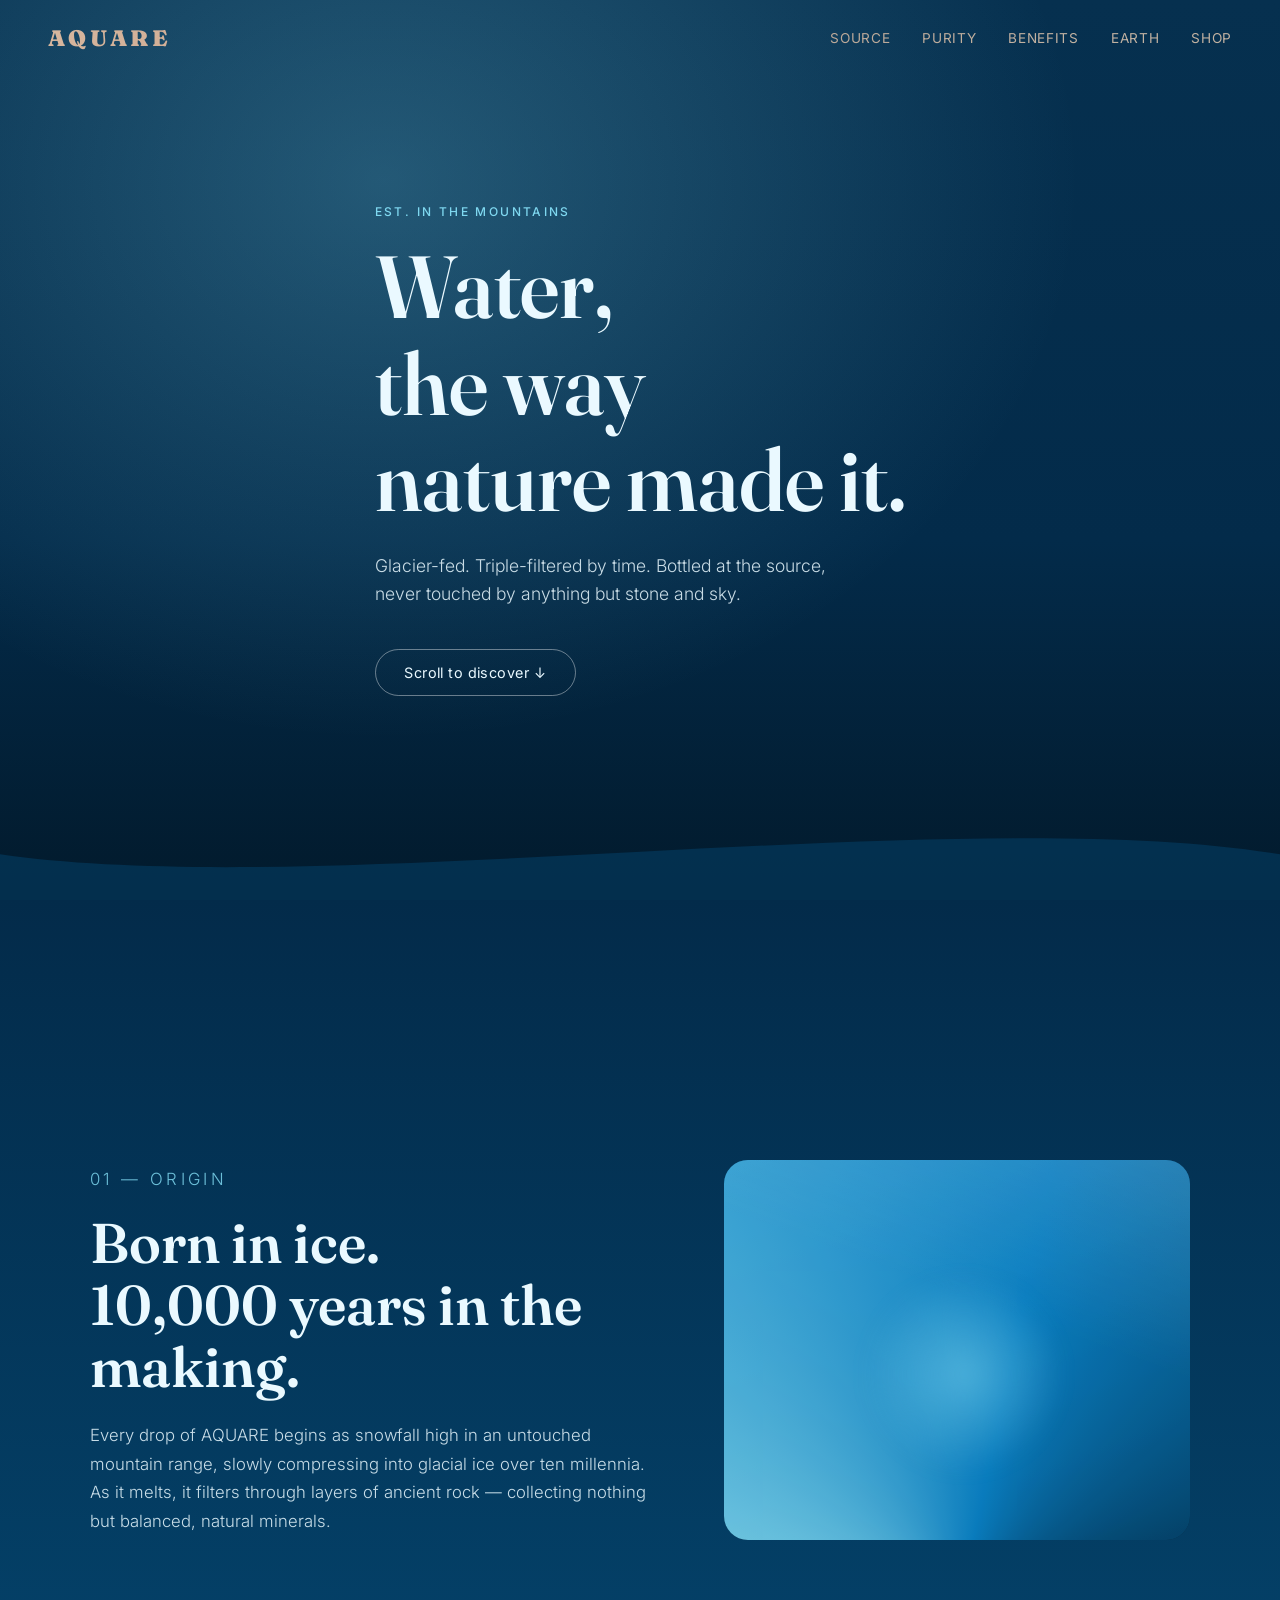
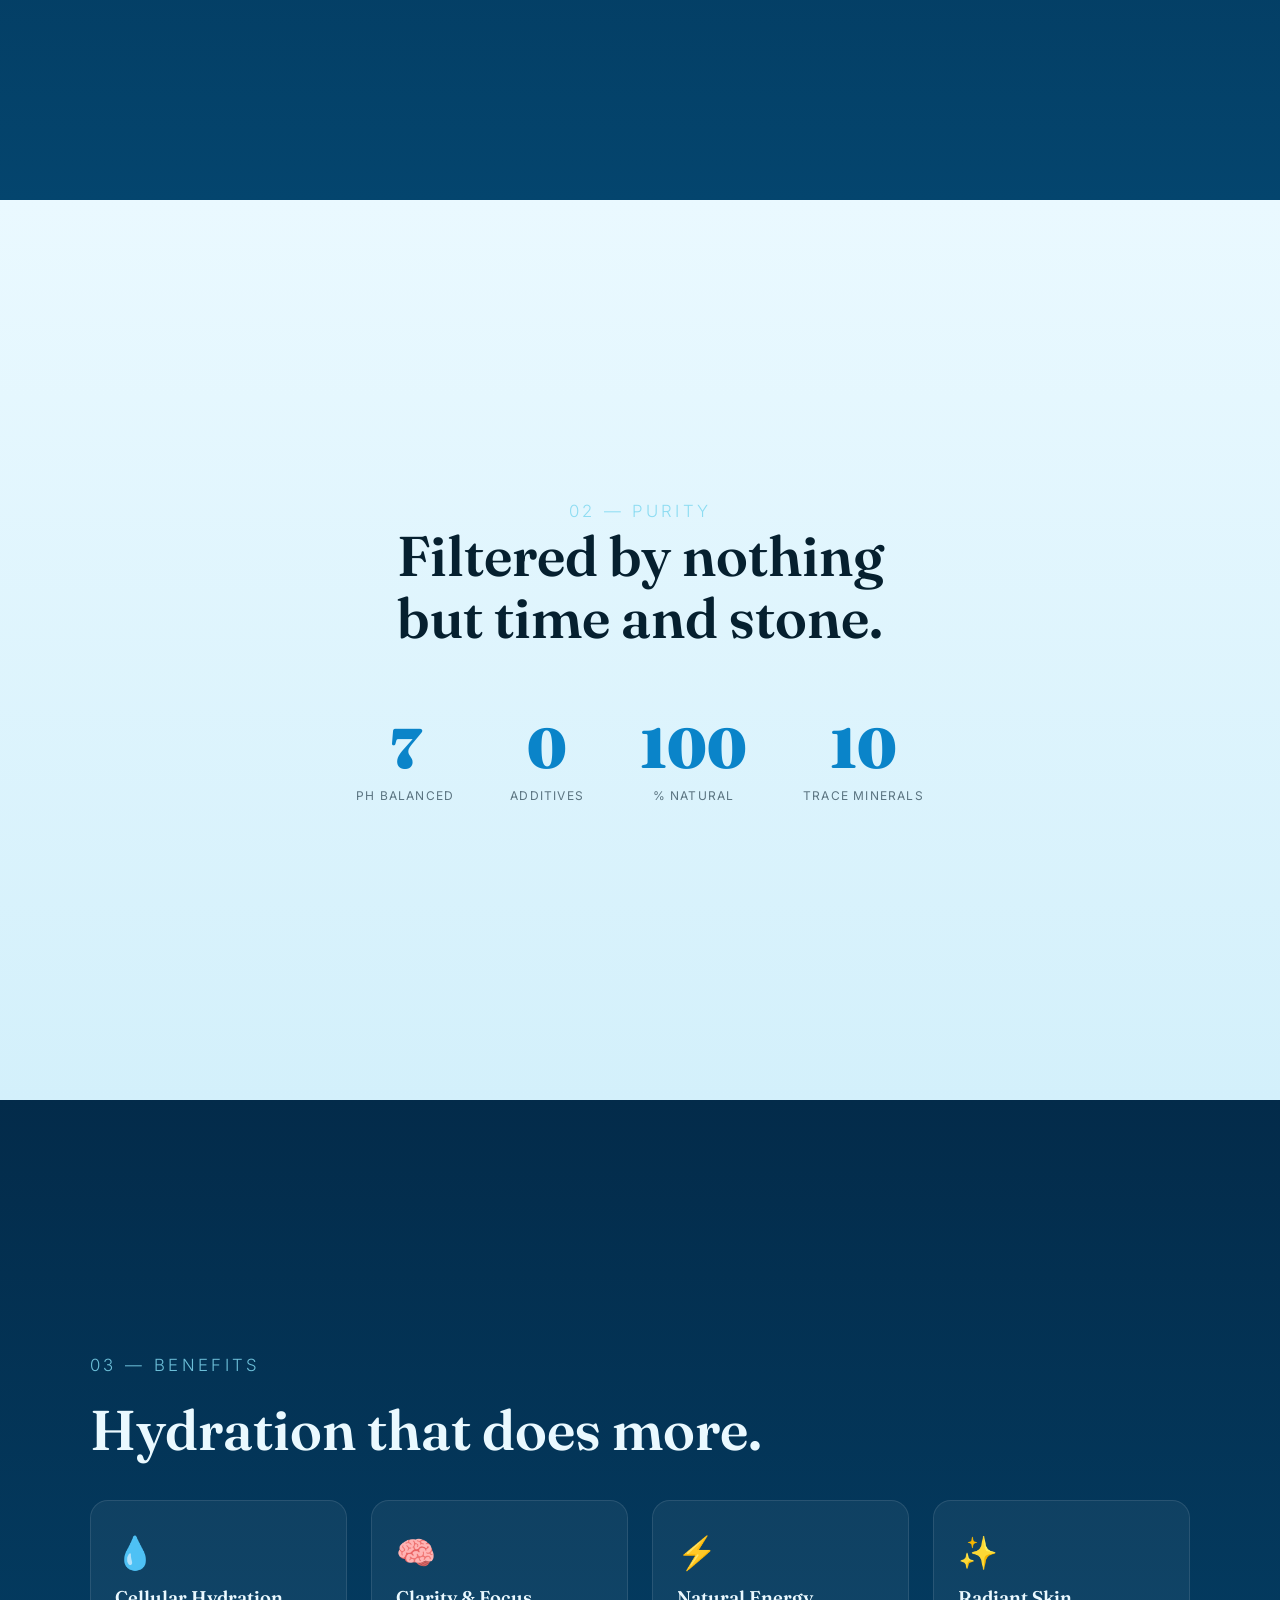
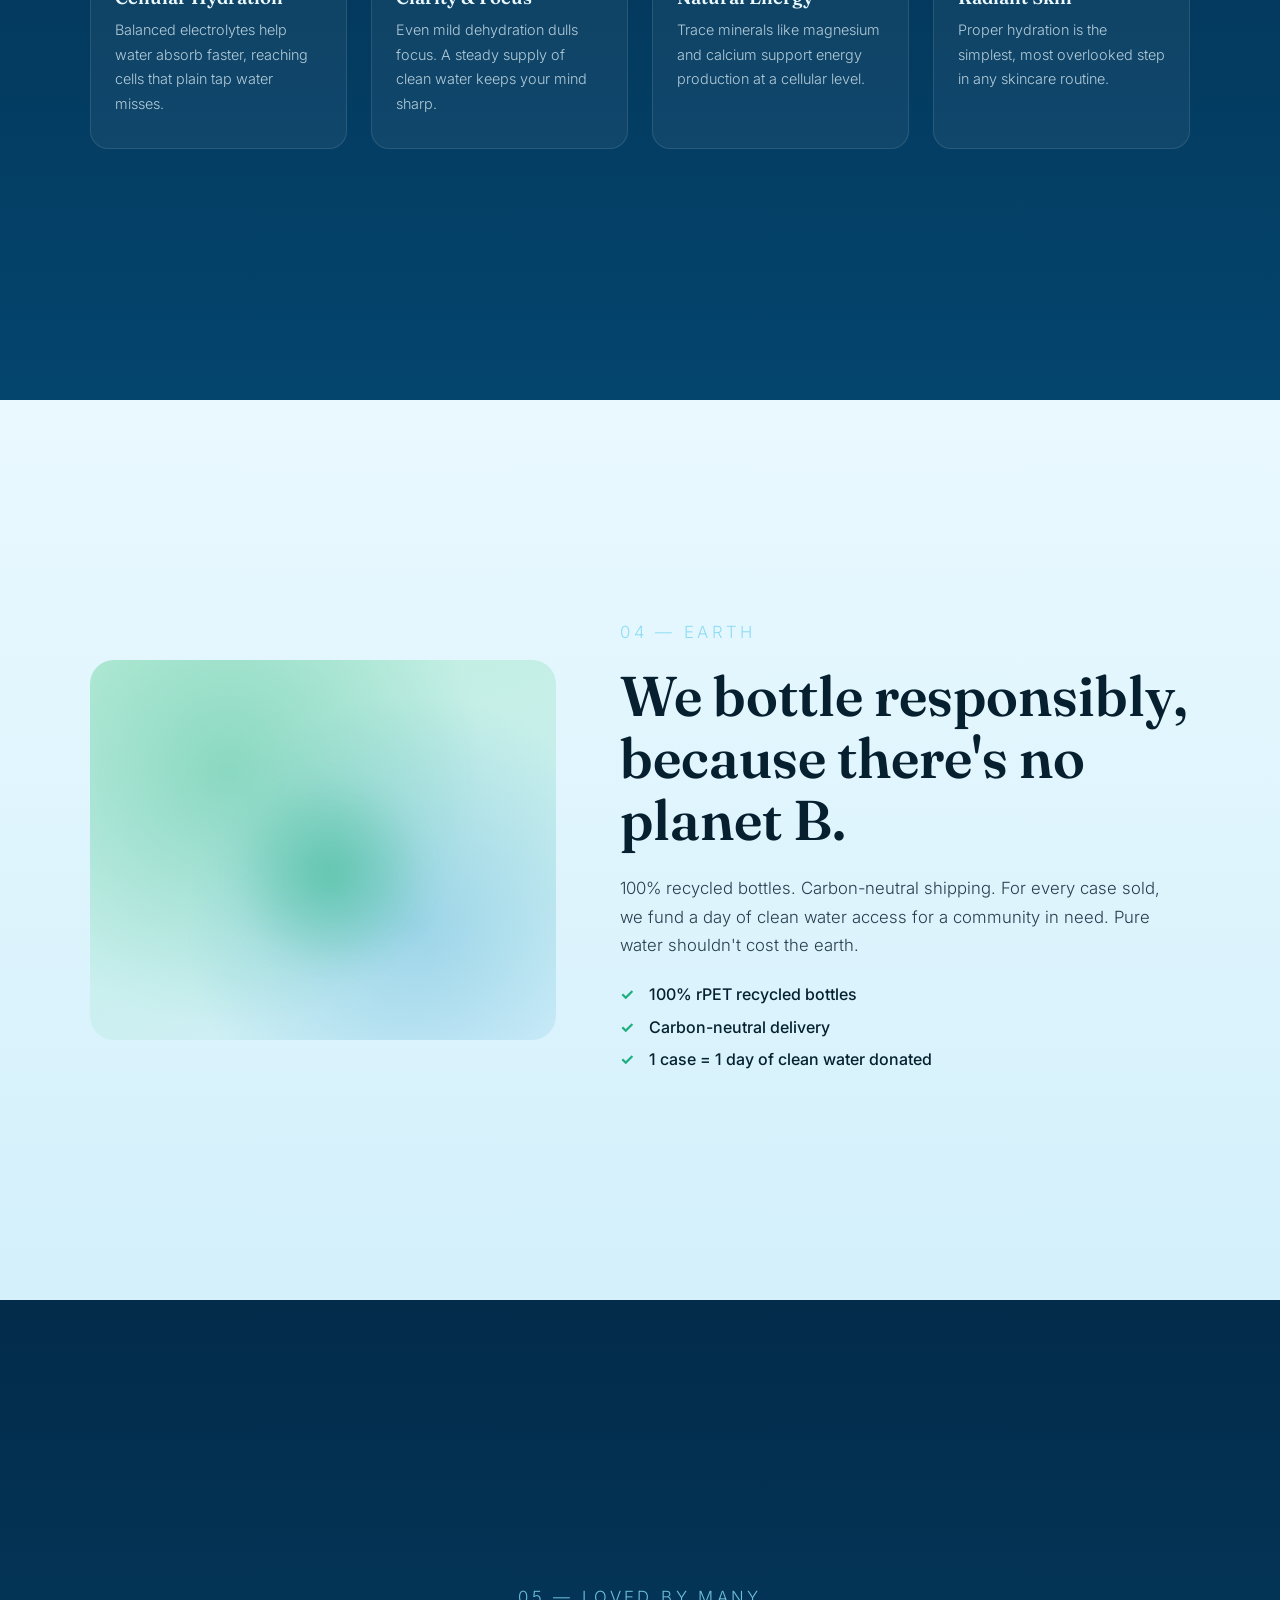
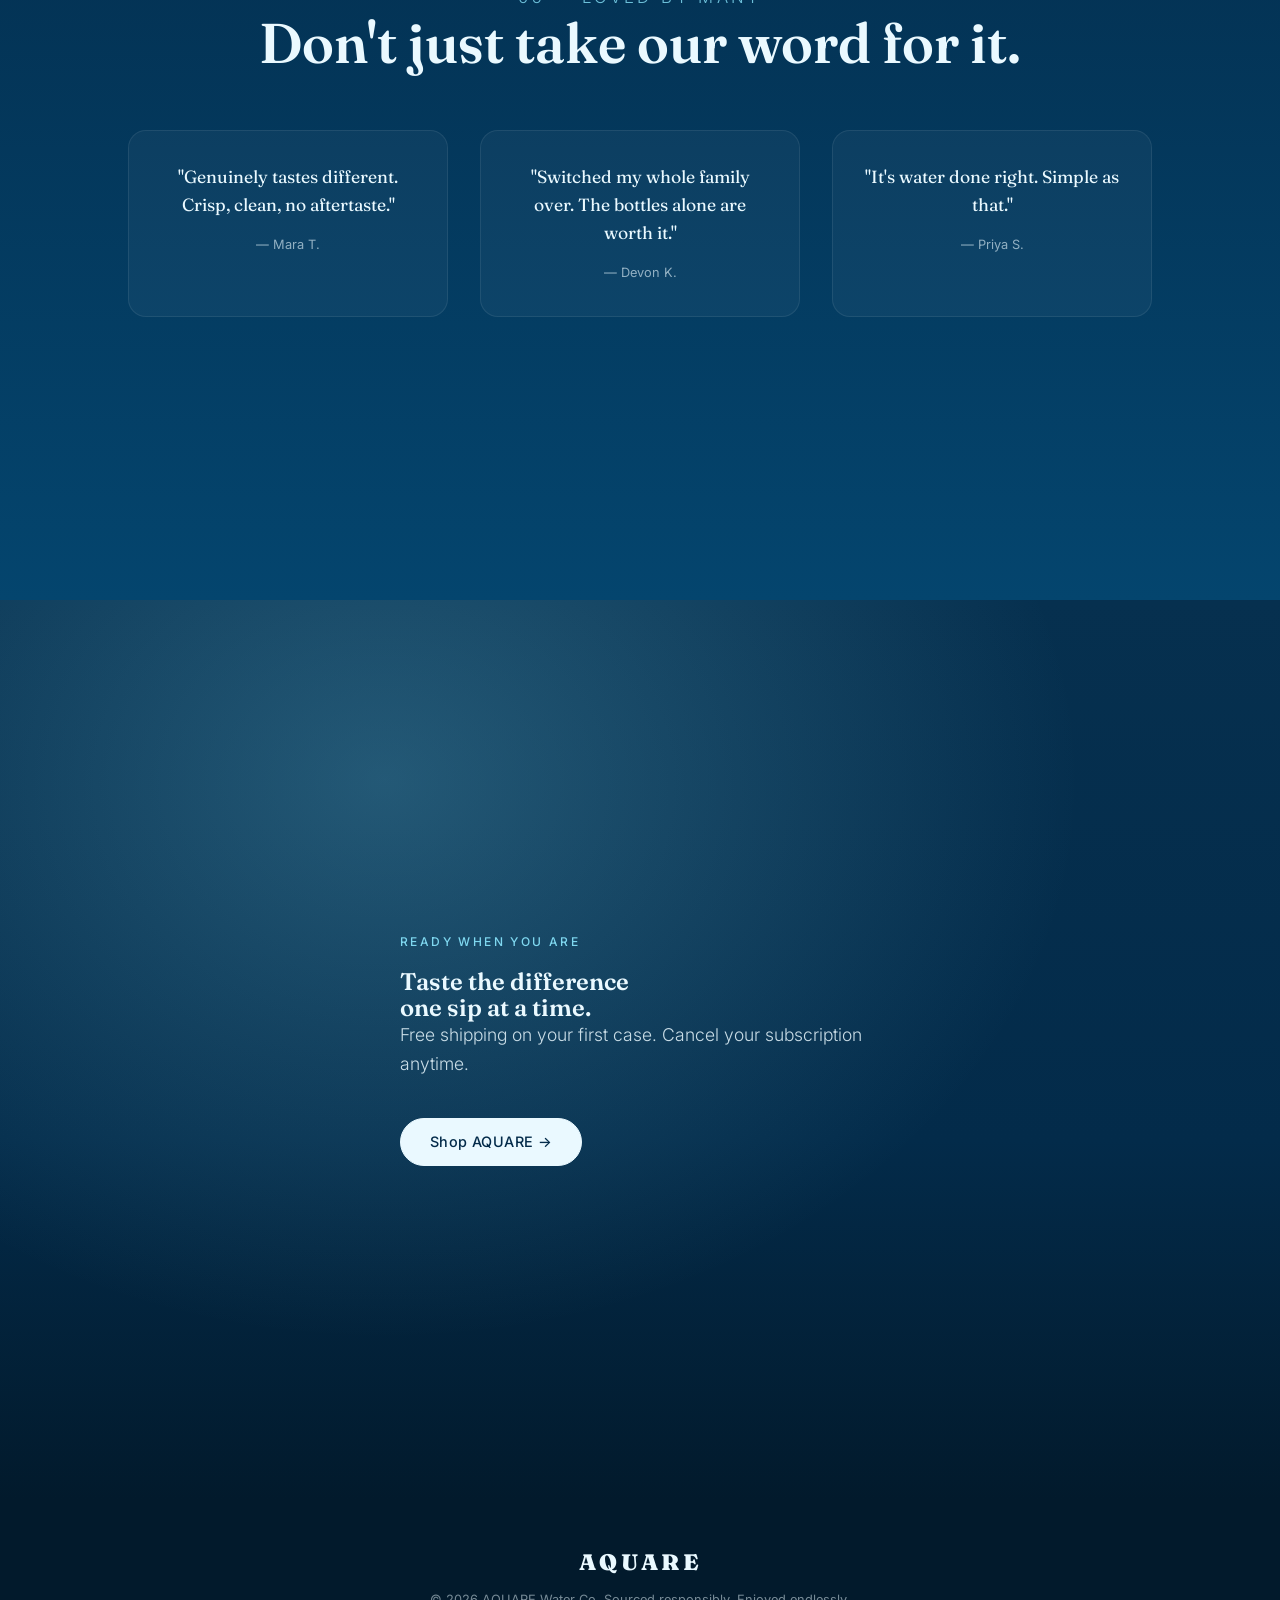
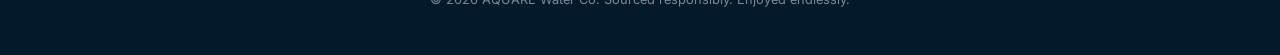
<file: index.html>
<!DOCTYPE html>
<html lang="en">
<head>
<meta charset="UTF-8">
<meta name="viewport" content="width=device-width, initial-scale=1.0">
<title>AQUARE — Pure Water, Naturally</title>
<link rel="preconnect" href="https://fonts.googleapis.com">
<link href="https://fonts.googleapis.com/css2?family=Fraunces:wght@400;600;900&family=Inter:wght@300;400;500;700&display=swap" rel="stylesheet">
<link rel="stylesheet" href="style.css">
</head>
<body>

<div class="progress-bar" id="progressBar"></div>

<nav class="nav">
  <div class="nav-logo">AQUARE</div>
  <div class="nav-links">
    <a href="#source">Source</a>
    <a href="#purity">Purity</a>
    <a href="#benefits">Benefits</a>
    <a href="#earth">Earth</a>
    <a href="#shop">Shop</a>
  </div>
</nav>

<main class="scroller">

  <!-- HERO -->
  <section class="panel hero" id="hero">
    <div class="bubbles" aria-hidden="true">
      <span></span><span></span><span></span><span></span><span></span><span></span><span></span><span></span>
    </div>
    <div class="hero-content reveal">
      <p class="eyebrow">Est. in the mountains</p>
      <h1>Water,<br>the way<br>nature made it.</h1>
      <p class="sub">Glacier-fed. Triple-filtered by time. Bottled at the source, never touched by anything but stone and sky.</p>
      <a href="#source" class="btn">Scroll to discover ↓</a>
    </div>
    <div class="wave-divider" aria-hidden="true">
      <svg viewBox="0 0 1440 120" preserveAspectRatio="none"><path d="M0,64 C360,120 1080,0 1440,64 L1440,120 L0,120 Z"></path></svg>
    </div>
  </section>

  <!-- SOURCE -->
  <section class="panel dark" id="source">
    <div class="content split reveal">
      <div class="text">
        <p class="eyebrow">01 — Origin</p>
        <h2>Born in ice.<br>10,000 years in the making.</h2>
        <p>Every drop of AQUARE begins as snowfall high in an untouched mountain range, slowly compressing into glacial ice over ten millennia. As it melts, it filters through layers of ancient rock — collecting nothing but balanced, natural minerals.</p>
      </div>
      <div class="visual mountain-visual">
        <div class="glow"></div>
      </div>
    </div>
  </section>

  <!-- PURITY -->
  <section class="panel light" id="purity">
    <div class="content center reveal">
      <p class="eyebrow">02 — Purity</p>
      <h2>Filtered by nothing<br>but time and stone.</h2>
      <div class="stat-row">
        <div class="stat">
          <span class="num" data-count="7">0</span>
          <span class="label">pH Balanced</span>
        </div>
        <div class="stat">
          <span class="num" data-count="0">0</span>
          <span class="label">Additives</span>
        </div>
        <div class="stat">
          <span class="num" data-count="100">0</span>
          <span class="label">% Natural</span>
        </div>
        <div class="stat">
          <span class="num" data-count="10">0</span>
          <span class="label">Trace Minerals</span>
        </div>
      </div>
    </div>
  </section>

  <!-- BENEFITS -->
  <section class="panel dark" id="benefits">
    <div class="content reveal">
      <p class="eyebrow">03 — Benefits</p>
      <h2>Hydration that does more.</h2>
      <div class="card-grid">
        <div class="card">
          <div class="icon">💧</div>
          <h3>Cellular Hydration</h3>
          <p>Balanced electrolytes help water absorb faster, reaching cells that plain tap water misses.</p>
        </div>
        <div class="card">
          <div class="icon">🧠</div>
          <h3>Clarity &amp; Focus</h3>
          <p>Even mild dehydration dulls focus. A steady supply of clean water keeps your mind sharp.</p>
        </div>
        <div class="card">
          <div class="icon">⚡</div>
          <h3>Natural Energy</h3>
          <p>Trace minerals like magnesium and calcium support energy production at a cellular level.</p>
        </div>
        <div class="card">
          <div class="icon">✨</div>
          <h3>Radiant Skin</h3>
          <p>Proper hydration is the simplest, most overlooked step in any skincare routine.</p>
        </div>
      </div>
    </div>
  </section>

  <!-- EARTH -->
  <section class="panel light" id="earth">
    <div class="content split reverse reveal">
      <div class="text">
        <p class="eyebrow">04 — Earth</p>
        <h2>We bottle responsibly,<br>because there's no planet B.</h2>
        <p>100% recycled bottles. Carbon-neutral shipping. For every case sold, we fund a day of clean water access for a community in need. Pure water shouldn't cost the earth.</p>
        <ul class="check-list">
          <li>100% rPET recycled bottles</li>
          <li>Carbon-neutral delivery</li>
          <li>1 case = 1 day of clean water donated</li>
        </ul>
      </div>
      <div class="visual leaf-visual">
        <div class="glow green"></div>
      </div>
    </div>
  </section>

  <!-- TESTIMONIALS -->
  <section class="panel dark" id="love">
    <div class="content center reveal">
      <p class="eyebrow">05 — Loved By Many</p>
      <h2>Don't just take our word for it.</h2>
      <div class="quote-row">
        <blockquote>"Genuinely tastes different. Crisp, clean, no aftertaste." <cite>— Mara T.</cite></blockquote>
        <blockquote>"Switched my whole family over. The bottles alone are worth it." <cite>— Devon K.</cite></blockquote>
        <blockquote>"It's water done right. Simple as that." <cite>— Priya S.</cite></blockquote>
      </div>
    </div>
  </section>

  <!-- SHOP / CTA -->
  <section class="panel hero shop" id="shop">
    <div class="bubbles" aria-hidden="true">
      <span></span><span></span><span></span><span></span><span></span><span></span>
    </div>
    <div class="hero-content reveal">
      <p class="eyebrow">Ready when you are</p>
      <h2>Taste the difference<br>one sip at a time.</h2>
      <p class="sub">Free shipping on your first case. Cancel your subscription anytime.</p>
      <a href="#" class="btn solid">Shop AQUARE →</a>
    </div>
  </section>

  <footer class="footer">
    <div class="nav-logo">AQUARE</div>
    <p>&copy; 2026 AQUARE Water Co. Sourced responsibly. Enjoyed endlessly.</p>
  </footer>

</main>

<script src="script.js"></script>
</body>
</html>
</file>
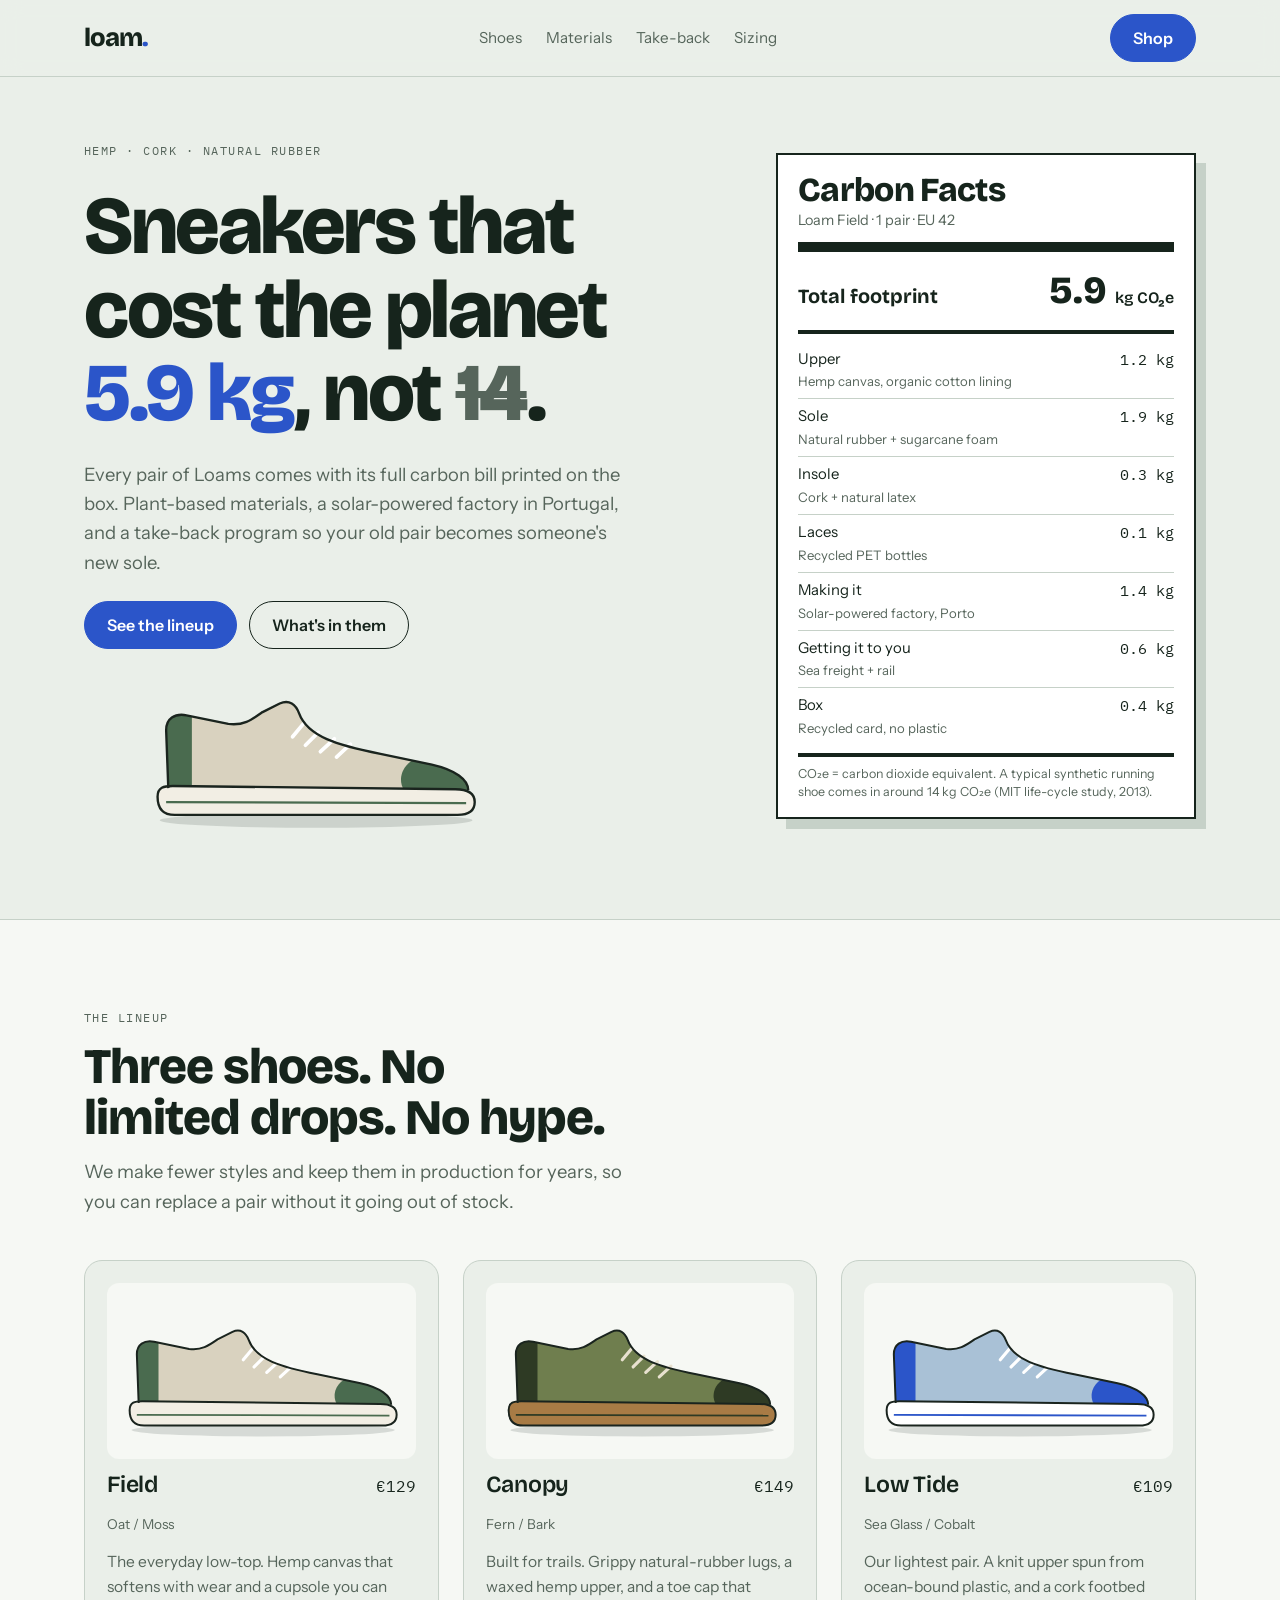
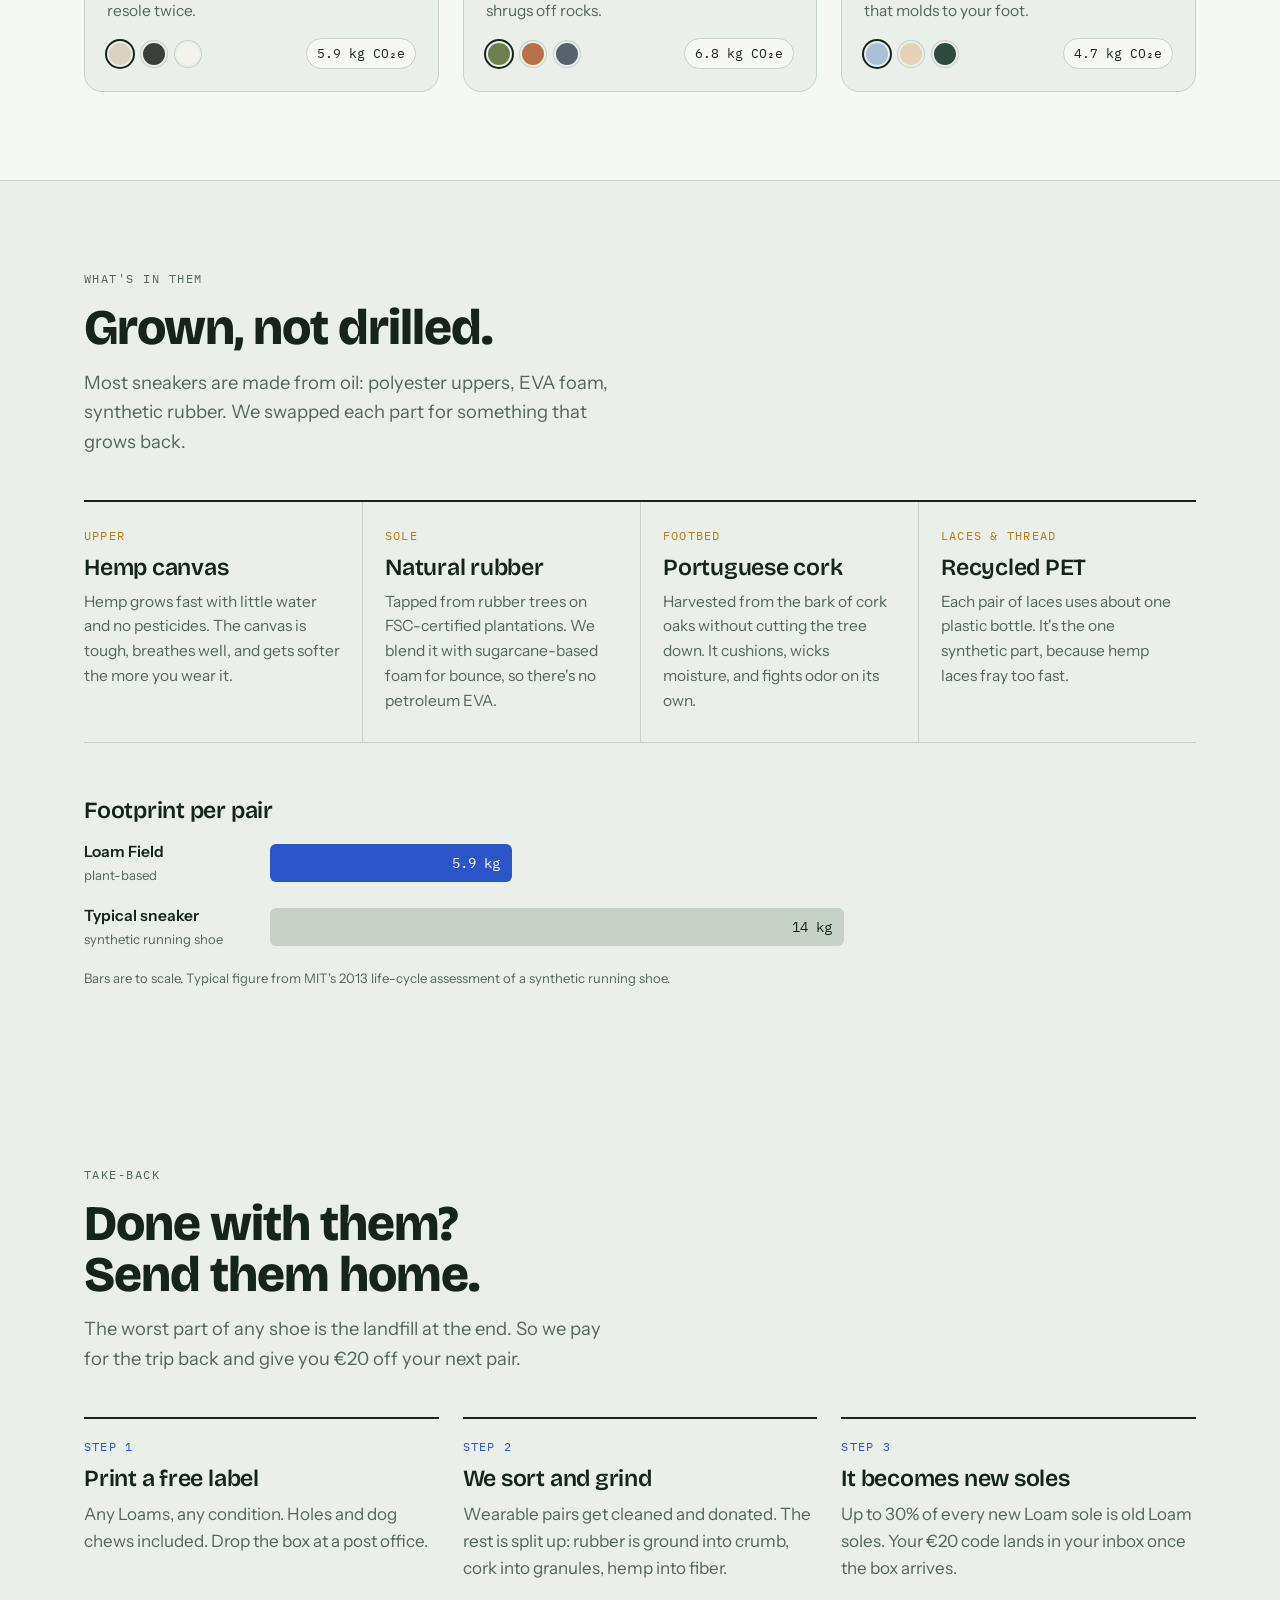
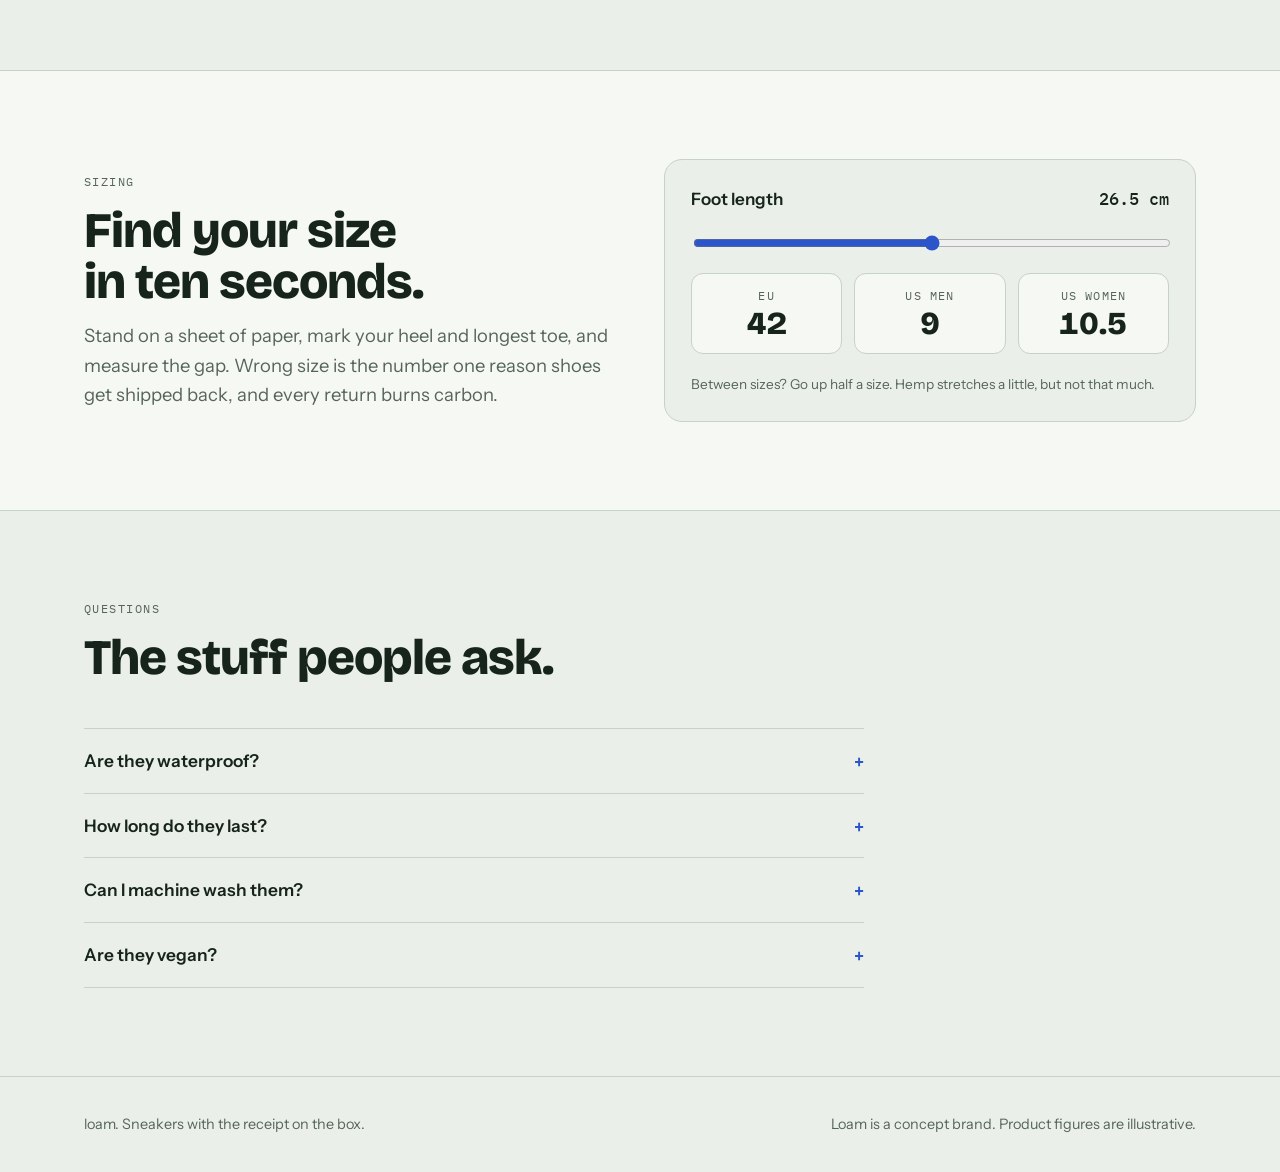
<file: sneakers/index.html>
<!DOCTYPE html>
<html lang="en">
<head>
<meta charset="utf-8">
<meta name="viewport" content="width=device-width, initial-scale=1, viewport-fit=cover">
<title>Loam Sneakers</title>
<link rel="preconnect" href="https://fonts.googleapis.com">
<link rel="preconnect" href="https://fonts.gstatic.com" crossorigin>
<link rel="stylesheet" href="https://fonts.googleapis.com/css2?family=Bricolage+Grotesque:opsz,wght@12..96,600;12..96,800&family=Instrument+Sans:wght@400;500;600&family=IBM+Plex+Mono:wght@400;500&display=swap">
<style>
  :root {
    --bg: #EAEFE9;
    --surface: #F6F8F4;
    --label-bg: #FFFFFF;
    --ink: #16241C;
    --muted: #56655B;
    --line: #C6D1C8;
    --accent: #2B55C9;
    --accent-ink: #FFFFFF;
    --amber: #B87A14;
    --shadow: rgba(22, 36, 28, 0.14);
    --display: "Bricolage Grotesque", "Arial Narrow", system-ui, sans-serif;
    --body: "Instrument Sans", system-ui, -apple-system, "Segoe UI", sans-serif;
    --mono: "IBM Plex Mono", ui-monospace, "SFMono-Regular", Menlo, monospace;
  }
  @media (prefers-color-scheme: dark) {
    :root:not([data-theme="light"]) {
      --bg: #101813;
      --surface: #17211B;
      --label-bg: #1B271F;
      --ink: #E3EAE2;
      --muted: #9AAA9F;
      --line: #2D3B32;
      --accent: #8CA7FF;
      --accent-ink: #0E1A40;
      --amber: #E2AE52;
      --shadow: rgba(0, 0, 0, 0.45);
      color-scheme: dark;
    }
  }
  :root[data-theme="dark"] {
    --bg: #101813;
    --surface: #17211B;
    --label-bg: #1B271F;
    --ink: #E3EAE2;
    --muted: #9AAA9F;
    --line: #2D3B32;
    --accent: #8CA7FF;
    --accent-ink: #0E1A40;
    --amber: #E2AE52;
    --shadow: rgba(0, 0, 0, 0.45);
    color-scheme: dark;
  }

  * { box-sizing: border-box; }
  html { scroll-behavior: smooth; }
  body {
    margin: 0;
    background: var(--bg);
    color: var(--ink);
    font-family: var(--body);
    font-size: 17px;
    line-height: 1.6;
    -webkit-font-smoothing: antialiased;
  }
  img, svg { max-width: 100%; }
  a { color: inherit; }
  :focus-visible { outline: 2px solid var(--accent); outline-offset: 3px; border-radius: 4px; }

  .wrap { max-width: 1160px; margin: 0 auto; padding-inline: 24px; }
  @media (max-width: 480px) { .wrap { padding-inline: 16px; } }

  h1, h2, h3 { font-family: var(--display); line-height: 1.02; text-wrap: balance; margin: 0; }
  h1 { font-size: clamp(2.6rem, 6.4vw, 5.2rem); font-weight: 800; letter-spacing: -0.03em; }
  h2 { font-size: clamp(2rem, 4vw, 3.1rem); font-weight: 800; letter-spacing: -0.02em; }
  h3 { font-size: 1.45rem; font-weight: 600; letter-spacing: -0.01em; }
  p { margin: 0; }
  .eyebrow {
    font-family: var(--mono); font-size: 0.78rem; text-transform: uppercase;
    letter-spacing: 0.12em; color: var(--muted);
  }
  .lede { font-size: 1.15rem; color: var(--muted); max-width: 34rem; }

  /* Nav */
  .nav {
    position: sticky; top: env(safe-area-inset-top, 0px); z-index: 10;
    background: color-mix(in srgb, var(--bg) 88%, transparent);
    backdrop-filter: blur(10px); -webkit-backdrop-filter: blur(10px);
    border-bottom: 1px solid var(--line);
  }
  .nav .wrap { display: flex; align-items: center; justify-content: space-between; gap: 16px; padding-block: 14px; }
  .brand { font-family: var(--display); font-weight: 800; font-size: 1.6rem; letter-spacing: -0.04em; text-decoration: none; }
  .brand span { color: var(--accent); }
  .nav ul { list-style: none; display: flex; gap: 24px; margin: 0; padding: 0; font-size: 0.95rem; }
  .nav ul a { text-decoration: none; color: var(--muted); }
  .nav ul a:hover { color: var(--ink); }
  @media (max-width: 640px) { .nav ul { display: none; } }

  .btn {
    display: inline-flex; align-items: center; gap: 8px;
    padding: 13px 22px; border-radius: 999px; font: 600 1rem var(--body);
    text-decoration: none; border: 1.5px solid var(--ink); cursor: pointer;
    transition: transform .15s ease, background .15s ease;
  }
  .btn:hover { transform: translateY(-2px); }
  .btn-primary { background: var(--accent); border-color: var(--accent); color: var(--accent-ink); }
  .btn-ghost { background: transparent; color: var(--ink); }

  section { padding-block: 88px; }
  @media (max-width: 640px) { section { padding-block: 60px; } }
  .section-head { display: grid; gap: 14px; margin-bottom: 44px; max-width: 44rem; }

  /* Hero */
  .hero { padding-block: 64px 88px; }
  .hero-grid { display: grid; grid-template-columns: 1.25fr 1fr; gap: 56px; align-items: center; }
  @media (max-width: 880px) { .hero-grid { grid-template-columns: 1fr; gap: 40px; } }
  .hero-copy { display: grid; gap: 24px; }
  .hero h1 .num { color: var(--accent); }
  .hero h1 .strike { text-decoration: line-through; text-decoration-thickness: 0.08em; color: var(--muted); }
  .cta-row { display: flex; flex-wrap: wrap; gap: 12px; }

  .hero-shoe { margin-top: 8px; max-width: 460px; }

  /* Carbon facts label */
  .label {
    background: var(--label-bg); color: var(--ink);
    border: 2px solid var(--ink); padding: 18px 20px 16px;
    font-family: var(--body); box-shadow: 10px 10px 0 var(--line);
    max-width: 420px; width: 100%; justify-self: end;
  }
  @media (max-width: 880px) { .label { justify-self: start; } }
  .label h2 { font-size: 2.1rem; letter-spacing: -0.02em; }
  .label .sub { font-size: 0.9rem; color: var(--muted); margin-top: 2px; }
  .rule-thick { height: 10px; background: var(--ink); margin: 10px 0 8px; }
  .rule-mid { height: 4px; background: var(--ink); margin: 8px 0; }
  .label-total { display: flex; justify-content: space-between; align-items: baseline; gap: 12px; }
  .label-total strong { font-family: var(--display); font-size: 1.25rem; }
  .label-total .big { white-space: nowrap; font-family: var(--display); font-weight: 800; font-size: 2.4rem; font-variant-numeric: tabular-nums; }
  .label-total .big small { font-size: 1rem; font-weight: 600; }
  .label table { width: 100%; border-collapse: collapse; font-size: 0.93rem; }
  .label td { padding: 6px 0; border-top: 1px solid var(--line); vertical-align: top; }
  .label tr:first-child td { border-top: 0; }
  .label td.kg { text-align: right; font-family: var(--mono); font-variant-numeric: tabular-nums; white-space: nowrap; padding-left: 12px; }
  .label td .what { color: var(--muted); font-size: 0.82rem; display: block; }
  .label .foot { font-size: 0.78rem; color: var(--muted); margin-top: 6px; line-height: 1.45; }

  /* Shoe svg colors */
  .shoe { display: block; width: 100%; height: auto; }
  .upper { fill: var(--c-upper, #D9D2BF); }
  .toe, .heel { fill: var(--c-trim, #4A6B4F); }
  .sole { fill: var(--c-sole, #F2EEE4); }
  .sole-line { fill: none; stroke: var(--c-trim, #4A6B4F); stroke-width: 2; }
  .lace { stroke: var(--c-lace, #FFFFFF); stroke-width: 3.5; stroke-linecap: round; }
  .outline { fill: none; stroke: #1A241E; stroke-width: 2.2; stroke-linejoin: round; }
  .ground { fill: var(--shadow); }

  /* Lineup */
  .lineup { background: var(--surface); border-block: 1px solid var(--line); }
  .cards { display: grid; grid-template-columns: repeat(3, 1fr); gap: 24px; }
  @media (max-width: 920px) { .cards { grid-template-columns: 1fr; max-width: 520px; } }
  .card {
    background: var(--bg); border: 1px solid var(--line); border-radius: 18px;
    padding: 22px; display: grid; gap: 14px; grid-template-rows: auto auto auto 1fr auto;
  }
  .card .stage { background: var(--surface); border-radius: 12px; padding: 18px 10px 8px; }
  .card .stage svg { transition: transform .35s cubic-bezier(.2,.8,.2,1); }
  .card:hover .stage svg { transform: translateY(-6px) rotate(-2deg); }
  .card-top { display: flex; justify-content: space-between; align-items: baseline; gap: 12px; }
  .price { font-family: var(--mono); font-size: 1rem; }
  .card p.desc { color: var(--muted); font-size: 0.97rem; }
  .card-meta { display: flex; justify-content: space-between; align-items: center; gap: 12px; flex-wrap: wrap; }
  .kg-chip {
    font-family: var(--mono); font-size: 0.82rem; padding: 4px 10px; border-radius: 999px;
    border: 1px solid var(--line); background: var(--surface); font-variant-numeric: tabular-nums;
  }
  .swatches { display: flex; gap: 8px; align-items: center; }
  .swatch {
    width: 26px; height: 26px; border-radius: 50%; border: 2px solid var(--bg);
    box-shadow: 0 0 0 1px var(--line); cursor: pointer; padding: 0;
  }
  .swatch[aria-pressed="true"] { box-shadow: 0 0 0 2px var(--ink); }
  .colorway-name { font-size: 0.85rem; color: var(--muted); }

  /* Materials */
  .materials-grid { display: grid; grid-template-columns: repeat(4, 1fr); gap: 0; border-top: 2px solid var(--ink); }
  @media (max-width: 1000px) { .materials-grid { grid-template-columns: repeat(2, 1fr); } }
  @media (max-width: 560px) { .materials-grid { grid-template-columns: 1fr; } }
  .mat { padding: 24px 22px 28px 0; display: grid; gap: 10px; align-content: start; border-bottom: 1px solid var(--line); }
  .mat + .mat { padding-left: 22px; border-left: 1px solid var(--line); }
  @media (max-width: 1000px) {
    .mat:nth-child(odd) { border-left: 0; padding-left: 0; }
  }
  @media (max-width: 560px) {
    .mat, .mat + .mat { border-left: 0; padding-left: 0; }
  }
  .mat .part { font-family: var(--mono); font-size: 0.78rem; letter-spacing: 0.1em; text-transform: uppercase; color: var(--amber); }
  .mat p { color: var(--muted); font-size: 0.97rem; }

  .compare { margin-top: 56px; display: grid; gap: 18px; max-width: 760px; }
  .bar-row { display: grid; grid-template-columns: 170px 1fr; gap: 16px; align-items: center; }
  @media (max-width: 560px) { .bar-row { grid-template-columns: 1fr; gap: 6px; } }
  .bar-row .who { font-weight: 600; font-size: 0.97rem; }
  .bar-row .who small { display: block; font-weight: 400; color: var(--muted); font-size: 0.82rem; }
  .bar-track { position: relative; height: 38px; }
  .bar {
    height: 100%; border-radius: 6px; display: flex; align-items: center; justify-content: flex-end;
    padding-inline: 12px; font-family: var(--mono); font-size: 0.9rem; font-variant-numeric: tabular-nums;
    transform-origin: left center;
  }
  .bar.ours { background: var(--accent); color: var(--accent-ink); }
  .bar.theirs { background: var(--line); color: var(--ink); }
  .compare .note { font-size: 0.82rem; color: var(--muted); }
  @media (prefers-reduced-motion: no-preference) {
    .bar { animation: grow .9s cubic-bezier(.2,.8,.2,1) both; }
    .bar.theirs { animation-delay: .15s; }
  }
  @keyframes grow { from { transform: scaleX(0.15); } to { transform: scaleX(1); } }

  /* Take-back */
  .steps { list-style: none; margin: 0; padding: 0; display: grid; grid-template-columns: repeat(3, 1fr); gap: 24px; counter-reset: step; }
  @media (max-width: 820px) { .steps { grid-template-columns: 1fr; } }
  .steps li { counter-increment: step; display: grid; gap: 10px; align-content: start; padding-top: 18px; border-top: 2px solid var(--ink); }
  .steps li::before {
    content: "Step " counter(step); font-family: var(--mono); font-size: 0.78rem;
    letter-spacing: 0.1em; text-transform: uppercase; color: var(--accent);
  }
  .steps p { color: var(--muted); }

  /* Size finder */
  .sizing { background: var(--surface); border-block: 1px solid var(--line); }
  .sizing-grid { display: grid; grid-template-columns: 1fr 1fr; gap: 48px; align-items: center; }
  @media (max-width: 820px) { .sizing-grid { grid-template-columns: 1fr; gap: 32px; } }
  .finder { background: var(--bg); border: 1px solid var(--line); border-radius: 18px; padding: 26px; display: grid; gap: 20px; }
  .finder label { font-weight: 600; display: flex; justify-content: space-between; gap: 12px; }
  .finder label output { font-family: var(--mono); font-weight: 500; }
  .finder input[type="range"] { width: 100%; accent-color: var(--accent); }
  .sizes { display: grid; grid-template-columns: repeat(3, 1fr); gap: 12px; }
  .size-box { border: 1px solid var(--line); border-radius: 12px; padding: 12px; text-align: center; background: var(--surface); }
  .size-box .sys { font-family: var(--mono); font-size: 0.75rem; letter-spacing: 0.1em; color: var(--muted); text-transform: uppercase; }
  .size-box .val { font-family: var(--display); font-weight: 800; font-size: 2rem; font-variant-numeric: tabular-nums; line-height: 1.1; }
  .finder .hint { font-size: 0.85rem; color: var(--muted); }

  /* FAQ */
  .faq { display: grid; gap: 0; max-width: 780px; border-top: 1px solid var(--line); }
  .faq details { border-bottom: 1px solid var(--line); padding-block: 18px; }
  .faq summary { cursor: pointer; font-weight: 600; font-size: 1.08rem; list-style: none; display: flex; justify-content: space-between; gap: 16px; }
  .faq summary::-webkit-details-marker { display: none; }
  .faq summary::after { content: "+"; font-family: var(--mono); color: var(--accent); }
  .faq details[open] summary::after { content: "–"; }
  .faq details p { color: var(--muted); margin-top: 10px; max-width: 65ch; }

  footer { border-top: 1px solid var(--line); padding-block: 36px; font-size: 0.9rem; color: var(--muted); }
  footer .wrap { display: flex; flex-wrap: wrap; justify-content: space-between; gap: 16px; }
</style>
</head>
<body>

<svg width="0" height="0" style="position:absolute" aria-hidden="true">
  <defs>
    <symbol id="shoe" viewBox="0 0 320 140">
      <ellipse class="ground" cx="162" cy="130" rx="146" ry="7"></ellipse>
      <path class="upper" d="M24 100 L22 46 C22 35 30 30 41 32 L80 40 C94 42 102 36 112 29 L128 21 C137 17 143 22 146 30 C154 52 182 60 222 68 L270 78 C292 83 304 92 304 102 Z"></path>
      <path class="heel" d="M22 46 C22 35 30 30 41 32 L46 33 L46 100 L24 100 Z"></path>
      <path class="toe" d="M252 74 L270 78 C292 83 304 92 304 102 L244 102 C238 92 242 80 252 74 Z"></path>
      <line class="lace" x1="150" y1="40" x2="140" y2="52"></line>
      <line class="lace" x1="164" y1="48" x2="152" y2="60"></line>
      <line class="lace" x1="179" y1="54" x2="166" y2="66"></line>
      <line class="lace" x1="194" y1="59" x2="181" y2="71"></line>
      <path class="sole" d="M14 108 C14 99 20 98 28 98 L292 101 C306 101 310 106 310 113 C310 121 304 125 294 125 L30 125 C18 125 14 118 14 108 Z"></path>
      <path class="sole-line" d="M22 113 L302 114"></path>
      <path class="outline" d="M24 100 L22 46 C22 35 30 30 41 32 L80 40 C94 42 102 36 112 29 L128 21 C137 17 143 22 146 30 C154 52 182 60 222 68 L270 78 C292 83 304 92 304 102"></path>
      <path class="outline" d="M14 108 C14 99 20 98 28 98 L292 101 C306 101 310 106 310 113 C310 121 304 125 294 125 L30 125 C18 125 14 118 14 108 Z"></path>
    </symbol>
  </defs>
</svg>

<nav class="nav" aria-label="Main">
  <div class="wrap">
    <a class="brand" href="#top">loam<span>.</span></a>
    <ul>
      <li><a href="#shoes">Shoes</a></li>
      <li><a href="#materials">Materials</a></li>
      <li><a href="#take-back">Take-back</a></li>
      <li><a href="#sizing">Sizing</a></li>
    </ul>
    <a class="btn btn-primary" href="#shoes">Shop</a>
  </div>
</nav>

<main id="top">
  <section class="hero">
    <div class="wrap hero-grid">
      <div class="hero-copy">
        <p class="eyebrow">Hemp · cork · natural rubber</p>
        <h1>Sneakers that cost the planet <span class="num">5.9&nbsp;kg</span>, not <span class="strike">14</span>.</h1>
        <p class="lede">Every pair of Loams comes with its full carbon bill printed on the box. Plant-based materials, a solar-powered factory in Portugal, and a take-back program so your old pair becomes someone's new sole.</p>
        <div class="cta-row">
          <a class="btn btn-primary" href="#shoes">See the lineup</a>
          <a class="btn btn-ghost" href="#materials">What's in them</a>
        </div>
        <svg class="shoe hero-shoe" style="--c-upper:#D9D2BF;--c-trim:#4A6B4F;--c-sole:#F2EEE4;--c-lace:#FFFFFF" role="img" aria-label="Side view of a Loam sneaker"><use href="#shoe"></use></svg>
      </div>

      <aside class="label" aria-label="Carbon facts for one pair of Loam Field sneakers">
        <h2>Carbon Facts</h2>
        <p class="sub">Loam Field · 1 pair · EU 42</p>
        <div class="rule-thick"></div>
        <div class="label-total">
          <strong>Total footprint</strong>
          <span class="big">5.9 <small>kg CO₂e</small></span>
        </div>
        <div class="rule-mid"></div>
        <table>
          <tbody>
            <tr><td>Upper<span class="what">Hemp canvas, organic cotton lining</span></td><td class="kg">1.2 kg</td></tr>
            <tr><td>Sole<span class="what">Natural rubber + sugarcane foam</span></td><td class="kg">1.9 kg</td></tr>
            <tr><td>Insole<span class="what">Cork + natural latex</span></td><td class="kg">0.3 kg</td></tr>
            <tr><td>Laces<span class="what">Recycled PET bottles</span></td><td class="kg">0.1 kg</td></tr>
            <tr><td>Making it<span class="what">Solar-powered factory, Porto</span></td><td class="kg">1.4 kg</td></tr>
            <tr><td>Getting it to you<span class="what">Sea freight + rail</span></td><td class="kg">0.6 kg</td></tr>
            <tr><td>Box<span class="what">Recycled card, no plastic</span></td><td class="kg">0.4 kg</td></tr>
          </tbody>
        </table>
        <div class="rule-mid"></div>
        <p class="foot">CO₂e = carbon dioxide equivalent. A typical synthetic running shoe comes in around 14 kg CO₂e (MIT life-cycle study, 2013).</p>
      </aside>
    </div>
  </section>

  <section class="lineup" id="shoes">
    <div class="wrap">
      <div class="section-head">
        <p class="eyebrow">The lineup</p>
        <h2>Three shoes. No limited drops. No hype.</h2>
        <p class="lede">We make fewer styles and keep them in production for years, so you can replace a pair without it going out of stock.</p>
      </div>

      <div class="cards">
        <article class="card" data-card>
          <div class="stage">
            <svg class="shoe" style="--c-upper:#D9D2BF;--c-trim:#4A6B4F;--c-sole:#F2EEE4;--c-lace:#FFFFFF" role="img" aria-label="Loam Field sneaker"><use href="#shoe"></use></svg>
          </div>
          <div class="card-top"><h3>Field</h3><span class="price">€129</span></div>
          <p class="colorway-name" data-name>Oat / Moss</p>
          <p class="desc">The everyday low-top. Hemp canvas that softens with wear and a cupsole you can resole twice.</p>
          <div class="card-meta">
            <div class="swatches" role="group" aria-label="Field colorways">
              <button class="swatch" aria-pressed="true" aria-label="Oat and moss" style="background:#D9D2BF" data-name="Oat / Moss" data-upper="#D9D2BF" data-trim="#4A6B4F" data-sole="#F2EEE4" data-lace="#FFFFFF"></button>
              <button class="swatch" aria-pressed="false" aria-label="Charcoal" style="background:#3A3F3B" data-name="Charcoal / Gum" data-upper="#3A3F3B" data-trim="#1F2320" data-sole="#C79A5B" data-lace="#E9E6DD"></button>
              <button class="swatch" aria-pressed="false" aria-label="Chalk" style="background:#F4F2EC" data-name="Chalk / Cobalt" data-upper="#F4F2EC" data-trim="#2B55C9" data-sole="#FFFFFF" data-lace="#2B55C9"></button>
            </div>
            <span class="kg-chip">5.9 kg CO₂e</span>
          </div>
        </article>

        <article class="card" data-card>
          <div class="stage">
            <svg class="shoe" style="--c-upper:#6F7E4E;--c-trim:#2E3A24;--c-sole:#A87B45;--c-lace:#E8E1CF" role="img" aria-label="Loam Canopy trail sneaker"><use href="#shoe"></use></svg>
          </div>
          <div class="card-top"><h3>Canopy</h3><span class="price">€149</span></div>
          <p class="colorway-name" data-name>Fern / Bark</p>
          <p class="desc">Built for trails. Grippy natural-rubber lugs, a waxed hemp upper, and a toe cap that shrugs off rocks.</p>
          <div class="card-meta">
            <div class="swatches" role="group" aria-label="Canopy colorways">
              <button class="swatch" aria-pressed="true" aria-label="Fern and bark" style="background:#6F7E4E" data-name="Fern / Bark" data-upper="#6F7E4E" data-trim="#2E3A24" data-sole="#A87B45" data-lace="#E8E1CF"></button>
              <button class="swatch" aria-pressed="false" aria-label="Clay" style="background:#B8704A" data-name="Clay / Stone" data-upper="#B8704A" data-trim="#5A3524" data-sole="#D8D2C4" data-lace="#F3EEE3"></button>
              <button class="swatch" aria-pressed="false" aria-label="Slate" style="background:#55636E" data-name="Slate / Amber" data-upper="#55636E" data-trim="#2A333A" data-sole="#D9A441" data-lace="#EDEDED"></button>
            </div>
            <span class="kg-chip">6.8 kg CO₂e</span>
          </div>
        </article>

        <article class="card" data-card>
          <div class="stage">
            <svg class="shoe" style="--c-upper:#A9C1D6;--c-trim:#2B55C9;--c-sole:#FFFFFF;--c-lace:#FFFFFF" role="img" aria-label="Loam Low Tide sneaker"><use href="#shoe"></use></svg>
          </div>
          <div class="card-top"><h3>Low Tide</h3><span class="price">€109</span></div>
          <p class="colorway-name" data-name>Sea Glass / Cobalt</p>
          <p class="desc">Our lightest pair. A knit upper spun from ocean-bound plastic, and a cork footbed that molds to your foot.</p>
          <div class="card-meta">
            <div class="swatches" role="group" aria-label="Low Tide colorways">
              <button class="swatch" aria-pressed="true" aria-label="Sea glass and cobalt" style="background:#A9C1D6" data-name="Sea Glass / Cobalt" data-upper="#A9C1D6" data-trim="#2B55C9" data-sole="#FFFFFF" data-lace="#FFFFFF"></button>
              <button class="swatch" aria-pressed="false" aria-label="Sand" style="background:#E3D3B4" data-name="Sand / Driftwood" data-upper="#E3D3B4" data-trim="#8C6D48" data-sole="#F7F3EA" data-lace="#FFFFFF"></button>
              <button class="swatch" aria-pressed="false" aria-label="Kelp" style="background:#2F4A3F" data-name="Kelp / Foam" data-upper="#2F4A3F" data-trim="#16261F" data-sole="#EEF2EC" data-lace="#EEF2EC"></button>
            </div>
            <span class="kg-chip">4.7 kg CO₂e</span>
          </div>
        </article>
      </div>
    </div>
  </section>

  <section id="materials">
    <div class="wrap">
      <div class="section-head">
        <p class="eyebrow">What's in them</p>
        <h2>Grown, not drilled.</h2>
        <p class="lede">Most sneakers are made from oil: polyester uppers, EVA foam, synthetic rubber. We swapped each part for something that grows back.</p>
      </div>

      <div class="materials-grid">
        <div class="mat">
          <span class="part">Upper</span>
          <h3>Hemp canvas</h3>
          <p>Hemp grows fast with little water and no pesticides. The canvas is tough, breathes well, and gets softer the more you wear it.</p>
        </div>
        <div class="mat">
          <span class="part">Sole</span>
          <h3>Natural rubber</h3>
          <p>Tapped from rubber trees on FSC-certified plantations. We blend it with sugarcane-based foam for bounce, so there's no petroleum EVA.</p>
        </div>
        <div class="mat">
          <span class="part">Footbed</span>
          <h3>Portuguese cork</h3>
          <p>Harvested from the bark of cork oaks without cutting the tree down. It cushions, wicks moisture, and fights odor on its own.</p>
        </div>
        <div class="mat">
          <span class="part">Laces &amp; thread</span>
          <h3>Recycled PET</h3>
          <p>Each pair of laces uses about one plastic bottle. It's the one synthetic part, because hemp laces fray too fast.</p>
        </div>
      </div>

      <div class="compare" role="group" aria-label="Carbon footprint comparison">
        <h3>Footprint per pair</h3>
        <div class="bar-row">
          <span class="who">Loam Field<small>plant-based</small></span>
          <div class="bar-track"><div class="bar ours" style="width:42.1%">5.9 kg</div></div>
        </div>
        <div class="bar-row">
          <span class="who">Typical sneaker<small>synthetic running shoe</small></span>
          <div class="bar-track"><div class="bar theirs" style="width:100%">14 kg</div></div>
        </div>
        <p class="note">Bars are to scale. Typical figure from MIT's 2013 life-cycle assessment of a synthetic running shoe.</p>
      </div>
    </div>
  </section>

  <section id="take-back">
    <div class="wrap">
      <div class="section-head">
        <p class="eyebrow">Take-back</p>
        <h2>Done with them? Send them home.</h2>
        <p class="lede">The worst part of any shoe is the landfill at the end. So we pay for the trip back and give you €20 off your next pair.</p>
      </div>
      <ol class="steps">
        <li>
          <h3>Print a free label</h3>
          <p>Any Loams, any condition. Holes and dog chews included. Drop the box at a post office.</p>
        </li>
        <li>
          <h3>We sort and grind</h3>
          <p>Wearable pairs get cleaned and donated. The rest is split up: rubber is ground into crumb, cork into granules, hemp into fiber.</p>
        </li>
        <li>
          <h3>It becomes new soles</h3>
          <p>Up to 30% of every new Loam sole is old Loam soles. Your €20 code lands in your inbox once the box arrives.</p>
        </li>
      </ol>
    </div>
  </section>

  <section class="sizing" id="sizing">
    <div class="wrap sizing-grid">
      <div class="section-head" style="margin-bottom:0">
        <p class="eyebrow">Sizing</p>
        <h2>Find your size in ten seconds.</h2>
        <p class="lede">Stand on a sheet of paper, mark your heel and longest toe, and measure the gap. Wrong size is the number one reason shoes get shipped back, and every return burns carbon.</p>
      </div>
      <div class="finder">
        <label for="foot">Foot length <output id="foot-out" for="foot">26.5 cm</output></label>
        <input id="foot" type="range" min="22" max="31" step="0.5" value="26.5">
        <div class="sizes">
          <div class="size-box"><div class="sys">EU</div><div class="val" id="eu">42</div></div>
          <div class="size-box"><div class="sys">US men</div><div class="val" id="usm">9</div></div>
          <div class="size-box"><div class="sys">US women</div><div class="val" id="usw">10.5</div></div>
        </div>
        <p class="hint">Between sizes? Go up half a size. Hemp stretches a little, but not that much.</p>
      </div>
    </div>
  </section>

  <section id="faq">
    <div class="wrap">
      <div class="section-head">
        <p class="eyebrow">Questions</p>
        <h2>The stuff people ask.</h2>
      </div>
      <div class="faq">
        <details>
          <summary>Are they waterproof?</summary>
          <p>Water-resistant, not waterproof. The waxed hemp on Canopy handles puddles and wet grass. None of them are for wading through rivers.</p>
        </details>
        <details>
          <summary>How long do they last?</summary>
          <p>Most people get two to three years of daily wear. Field and Canopy use stitched cupsoles, so a cobbler can resole them instead of you buying a new pair.</p>
        </details>
        <details>
          <summary>Can I machine wash them?</summary>
          <p>Take out the cork insole and laces, then wash the shoes cold on a gentle cycle. Let them air dry. The dryer will shrink the hemp.</p>
        </details>
        <details>
          <summary>Are they vegan?</summary>
          <p>Yes. No leather, no animal glue, no wool. The glue is water-based.</p>
        </details>
      </div>
    </div>
  </section>
</main>

<footer>
  <div class="wrap">
    <span>loam. Sneakers with the receipt on the box.</span>
    <span>Loam is a concept brand. Product figures are illustrative.</span>
  </div>
</footer>

<script>
  // Colorway swatches recolor each card's shoe
  document.querySelectorAll('[data-card]').forEach(function (card) {
    var svg = card.querySelector('.shoe');
    var nameEl = card.querySelector('p[data-name]');
    var swatches = card.querySelectorAll('.swatch');
    swatches.forEach(function (sw) {
      sw.addEventListener('click', function () {
        swatches.forEach(function (s) { s.setAttribute('aria-pressed', 'false'); });
        sw.setAttribute('aria-pressed', 'true');
        svg.style.setProperty('--c-upper', sw.dataset.upper);
        svg.style.setProperty('--c-trim', sw.dataset.trim);
        svg.style.setProperty('--c-sole', sw.dataset.sole);
        svg.style.setProperty('--c-lace', sw.dataset.lace);
        nameEl.textContent = sw.dataset.name;
      });
    });
  });

  // Size finder: EU ≈ 1.5 × (foot length + 1.5 cm); US men ≈ EU − 33; US women ≈ US men + 1.5
  (function () {
    var input = document.getElementById('foot');
    var out = document.getElementById('foot-out');
    var eu = document.getElementById('eu');
    var usm = document.getElementById('usm');
    var usw = document.getElementById('usw');
    function half(n) { return Math.round(n * 2) / 2; }
    function fmt(n) { return String(n % 1 === 0 ? n : n.toFixed(1)); }
    function update() {
      var cm = parseFloat(input.value);
      var e = Math.round(1.5 * (cm + 1.5));
      var m = half(e - 33);
      out.textContent = cm.toFixed(1) + ' cm';
      eu.textContent = e;
      usm.textContent = fmt(m);
      usw.textContent = fmt(m + 1.5);
    }
    input.addEventListener('input', update);
    update();
  })();
</script>
</body>
</html>
</file>
<file: style.css>
:root {
  --deep: #032b4a;
  --deep2: #04456e;
  --blue: #0a84c9;
  --blue-light: #7fd8f0;
  --foam: #eaf9ff;
  --ink: #06202f;
  --green: #1fae7d;
  font-size: 16px;
}

* { margin: 0; padding: 0; box-sizing: border-box; }

html {
  scroll-behavior: smooth;
}

body {
  font-family: 'Inter', sans-serif;
  color: var(--foam);
  background: var(--deep);
  overflow-x: hidden;
}

h1, h2, h3 {
  font-family: 'Fraunces', serif;
  font-weight: 600;
  line-height: 1.1;
}

.progress-bar {
  position: fixed;
  top: 0;
  left: 0;
  height: 3px;
  width: 0%;
  background: linear-gradient(90deg, var(--blue-light), var(--blue));
  z-index: 999;
  transition: width 0.1s linear;
}

/* NAV */
.nav {
  position: fixed;
  top: 0;
  width: 100%;
  display: flex;
  justify-content: space-between;
  align-items: center;
  padding: 1.5rem 3rem;
  z-index: 100;
  mix-blend-mode: difference;
}

.nav-logo {
  font-family: 'Fraunces', serif;
  font-weight: 900;
  font-size: 1.4rem;
  letter-spacing: 0.15em;
  color: var(--foam);
}

.nav-links {
  display: flex;
  gap: 2rem;
}

.nav-links a {
  color: var(--foam);
  text-decoration: none;
  font-size: 0.85rem;
  letter-spacing: 0.05em;
  text-transform: uppercase;
  opacity: 0.85;
  transition: opacity 0.2s;
}

.nav-links a:hover { opacity: 1; }

@media (max-width: 720px) {
  .nav-links { display: none; }
  .nav { padding: 1.25rem 1.5rem; }
}

/* SCROLL SNAP CONTAINER */
.scroller {
  scroll-snap-type: y proximity;
}

.panel {
  min-height: 100vh;
  scroll-snap-align: start;
  display: flex;
  align-items: center;
  justify-content: center;
  position: relative;
  padding: 6rem 2rem;
  overflow: hidden;
}

.panel.dark {
  background: linear-gradient(180deg, var(--deep) 0%, var(--deep2) 100%);
}

.panel.light {
  background: linear-gradient(180deg, var(--foam) 0%, #d3f0fb 100%);
  color: var(--ink);
}

.panel.light h2, .panel.light h3 { color: var(--ink); }

/* HERO */
.hero {
  background:
    radial-gradient(ellipse at 30% 20%, rgba(127, 216, 240, 0.25), transparent 55%),
    linear-gradient(180deg, #06304f 0%, var(--deep) 60%, #021a2c 100%);
  text-align: left;
  align-items: center;
}

.hero-content {
  max-width: 700px;
  z-index: 2;
}

.eyebrow {
  text-transform: uppercase;
  letter-spacing: 0.2em;
  font-size: 0.75rem;
  color: var(--blue-light);
  margin-bottom: 1.2rem;
  font-weight: 500;
}

.hero h1 {
  font-size: clamp(2.8rem, 7vw, 5.5rem);
  margin-bottom: 1.5rem;
}

.sub {
  font-size: 1.1rem;
  font-weight: 300;
  opacity: 0.85;
  max-width: 480px;
  margin-bottom: 2.5rem;
  line-height: 1.6;
}

.btn {
  display: inline-block;
  color: var(--foam);
  text-decoration: none;
  border: 1px solid rgba(255,255,255,0.4);
  padding: 0.9rem 1.8rem;
  border-radius: 100px;
  font-size: 0.9rem;
  letter-spacing: 0.03em;
  transition: all 0.3s ease;
}

.btn:hover {
  background: rgba(255,255,255,0.1);
  border-color: var(--foam);
}

.btn.solid {
  background: var(--foam);
  color: var(--deep);
  border-color: var(--foam);
  font-weight: 500;
}

.btn.solid:hover {
  background: var(--blue-light);
  border-color: var(--blue-light);
}

/* WAVE DIVIDER */
.wave-divider {
  position: absolute;
  bottom: -1px;
  left: 0;
  width: 100%;
  line-height: 0;
  z-index: 1;
}

.wave-divider svg {
  width: 100%;
  height: 100px;
  display: block;
}

.wave-divider path {
  fill: var(--deep2);
  opacity: 0.5;
}

/* BUBBLES */
.bubbles {
  position: absolute;
  inset: 0;
  overflow: hidden;
  z-index: 1;
  pointer-events: none;
}

.bubbles span {
  position: absolute;
  bottom: -10%;
  display: block;
  width: 14px;
  height: 14px;
  background: radial-gradient(circle at 30% 30%, rgba(255,255,255,0.7), rgba(127,216,240,0.15));
  border-radius: 50%;
  animation: rise linear infinite;
  opacity: 0.6;
}

.bubbles span:nth-child(1) { left: 10%; width: 20px; height: 20px; animation-duration: 14s; animation-delay: 0s; }
.bubbles span:nth-child(2) { left: 22%; width: 10px; height: 10px; animation-duration: 9s; animation-delay: 1s; }
.bubbles span:nth-child(3) { left: 38%; width: 26px; height: 26px; animation-duration: 18s; animation-delay: 3s; }
.bubbles span:nth-child(4) { left: 52%; width: 8px; height: 8px; animation-duration: 8s; animation-delay: 0.5s; }
.bubbles span:nth-child(5) { left: 66%; width: 16px; height: 16px; animation-duration: 12s; animation-delay: 2s; }
.bubbles span:nth-child(6) { left: 78%; width: 12px; height: 12px; animation-duration: 10s; animation-delay: 4s; }
.bubbles span:nth-child(7) { left: 88%; width: 22px; height: 22px; animation-duration: 16s; animation-delay: 1.5s; }
.bubbles span:nth-child(8) { left: 95%; width: 9px; height: 9px; animation-duration: 7s; animation-delay: 2.5s; }

@keyframes rise {
  0% { transform: translateY(0) translateX(0); opacity: 0; }
  10% { opacity: 0.6; }
  100% { transform: translateY(-110vh) translateX(20px); opacity: 0; }
}

/* CONTENT LAYOUTS */
.content {
  max-width: 1100px;
  width: 100%;
  z-index: 2;
}

.content.center {
  text-align: center;
  display: flex;
  flex-direction: column;
  align-items: center;
}

.content h2 {
  font-size: clamp(2.2rem, 5vw, 3.5rem);
  margin-bottom: 1.5rem;
}

.content p {
  font-size: 1.05rem;
  font-weight: 300;
  line-height: 1.7;
  opacity: 0.85;
  max-width: 560px;
}

.content.center p {
  margin: 0 auto;
}

.split {
  display: grid;
  grid-template-columns: 1.1fr 0.9fr;
  gap: 4rem;
  align-items: center;
}

.split.reverse {
  grid-template-columns: 0.9fr 1.1fr;
}

.split.reverse .text { order: 2; }
.split.reverse .visual { order: 1; }

@media (max-width: 860px) {
  .split, .split.reverse {
    grid-template-columns: 1fr;
  }
  .split.reverse .text,
  .split.reverse .visual {
    order: unset;
  }
}

.visual {
  height: 380px;
  border-radius: 24px;
  position: relative;
  overflow: hidden;
  background: linear-gradient(160deg, #0d5a8c, #03263f);
}

.mountain-visual::before {
  content: "";
  position: absolute;
  inset: 0;
  background:
    linear-gradient(200deg, rgba(255,255,255,0.15), transparent 40%),
    conic-gradient(from 210deg at 50% 120%, #dff6ff, #7fd8f0 20%, #0a84c9 45%, #03263f 70%);
  opacity: 0.9;
}

.leaf-visual {
  background: linear-gradient(160deg, #bdeedc, #d3f0fb);
}

.leaf-visual::before {
  content: "";
  position: absolute;
  inset: 0;
  background: radial-gradient(circle at 30% 30%, rgba(31,174,125,0.35), transparent 60%),
              radial-gradient(circle at 70% 70%, rgba(10,132,201,0.25), transparent 55%);
}

.glow {
  position: absolute;
  width: 200px;
  height: 200px;
  border-radius: 50%;
  background: radial-gradient(circle, rgba(127,216,240,0.5), transparent 70%);
  top: 30%;
  left: 30%;
  filter: blur(10px);
  animation: pulse 6s ease-in-out infinite;
}

.glow.green {
  background: radial-gradient(circle, rgba(31,174,125,0.45), transparent 70%);
}

@keyframes pulse {
  0%, 100% { transform: scale(1); opacity: 0.7; }
  50% { transform: scale(1.3); opacity: 1; }
}

/* STATS */
.stat-row {
  display: flex;
  flex-wrap: wrap;
  justify-content: center;
  gap: 3.5rem;
  margin-top: 2.5rem;
}

.stat {
  display: flex;
  flex-direction: column;
  align-items: center;
}

.num {
  font-family: 'Fraunces', serif;
  font-size: 3.5rem;
  font-weight: 900;
  color: var(--blue);
}

.stat .label {
  text-transform: uppercase;
  font-size: 0.75rem;
  letter-spacing: 0.1em;
  opacity: 0.6;
  margin-top: 0.4rem;
}

/* CARDS */
.card-grid {
  display: grid;
  grid-template-columns: repeat(4, 1fr);
  gap: 1.5rem;
  margin-top: 2.5rem;
}

@media (max-width: 900px) {
  .card-grid { grid-template-columns: repeat(2, 1fr); }
}

@media (max-width: 560px) {
  .card-grid { grid-template-columns: 1fr; }
}

.card {
  background: rgba(255,255,255,0.05);
  border: 1px solid rgba(255,255,255,0.1);
  border-radius: 18px;
  padding: 2rem 1.5rem;
  transition: transform 0.3s ease, background 0.3s ease;
}

.card:hover {
  transform: translateY(-6px);
  background: rgba(255,255,255,0.08);
}

.card .icon {
  font-size: 2rem;
  margin-bottom: 1rem;
}

.card h3 {
  font-size: 1.15rem;
  margin-bottom: 0.6rem;
}

.card p {
  font-size: 0.9rem;
  opacity: 0.75;
  max-width: none;
}

/* CHECK LIST */
.check-list {
  list-style: none;
  margin-top: 1.5rem;
}

.check-list li {
  padding-left: 1.8rem;
  position: relative;
  margin-bottom: 0.8rem;
  font-weight: 500;
}

.check-list li::before {
  content: "✓";
  position: absolute;
  left: 0;
  color: var(--green);
  font-weight: 700;
}

/* QUOTES */
.quote-row {
  display: flex;
  gap: 2rem;
  flex-wrap: wrap;
  justify-content: center;
  margin-top: 2rem;
}

blockquote {
  max-width: 320px;
  font-family: 'Fraunces', serif;
  font-size: 1.1rem;
  font-weight: 400;
  line-height: 1.6;
  background: rgba(255,255,255,0.04);
  border: 1px solid rgba(255,255,255,0.08);
  padding: 2rem;
  border-radius: 18px;
}

blockquote cite {
  display: block;
  margin-top: 1rem;
  font-style: normal;
  font-family: 'Inter', sans-serif;
  font-size: 0.8rem;
  opacity: 0.6;
}

/* FOOTER */
.footer {
  background: #021a2c;
  padding: 3rem 2rem;
  text-align: center;
}

.footer .nav-logo {
  justify-content: center;
  margin-bottom: 1rem;
}

.footer p {
  font-size: 0.8rem;
  opacity: 0.5;
}

/* REVEAL ANIMATION */
.reveal {
  opacity: 0;
  transform: translateY(40px);
  transition: opacity 0.9s ease, transform 0.9s ease;
}

.reveal.visible {
  opacity: 1;
  transform: translateY(0);
}
</file>
